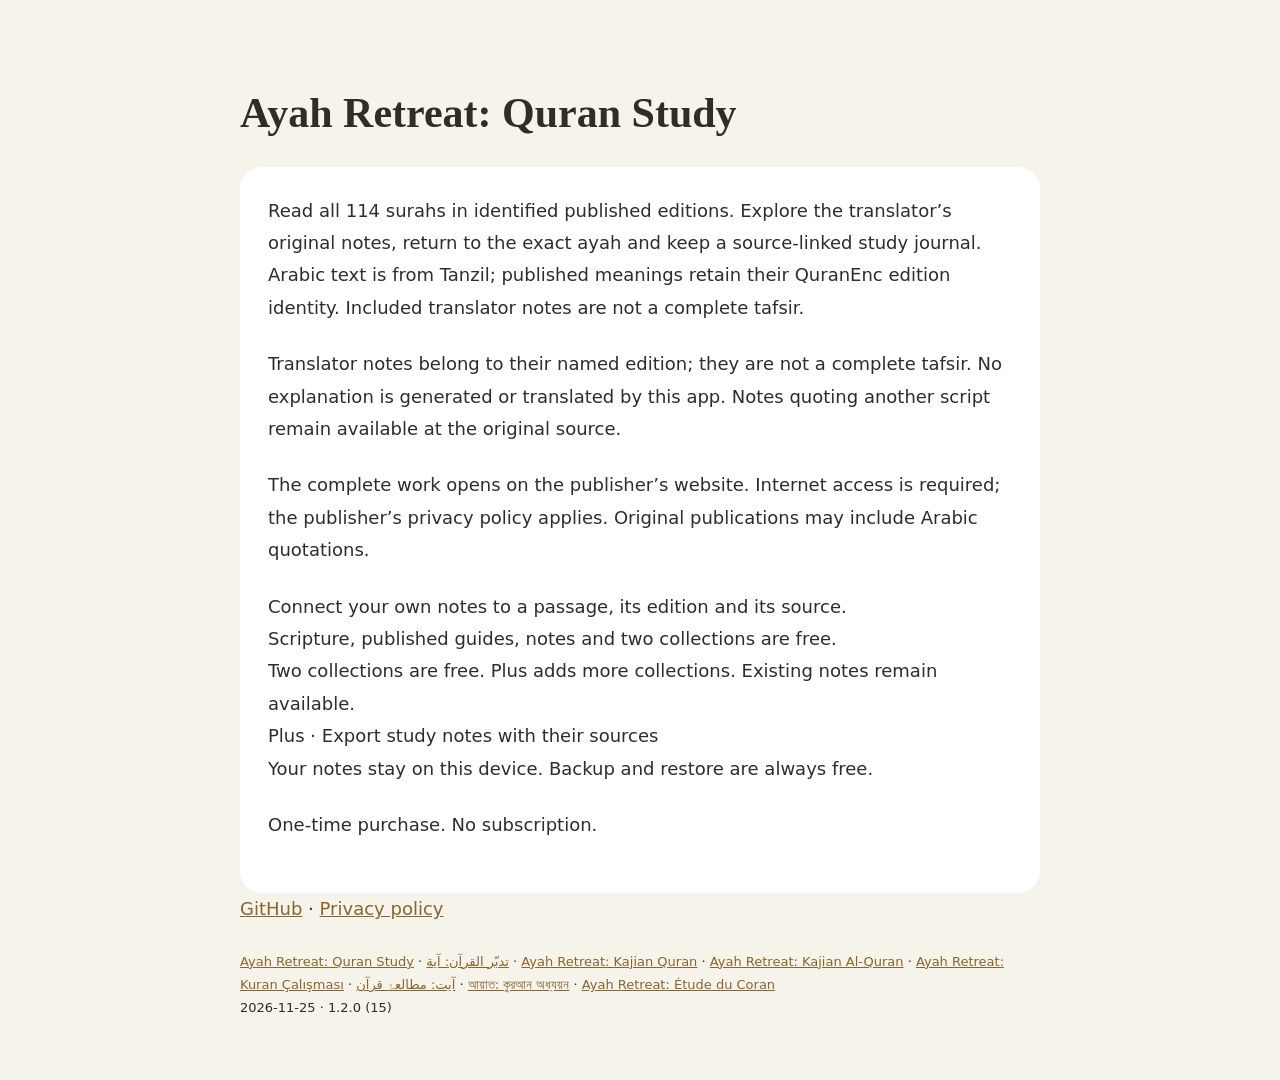
<file: index.html>
<!doctype html><html lang="en"><head><meta charset="utf-8"><meta name="viewport" content="width=device-width,initial-scale=1"><title>Ayah Retreat: Quran Study</title><style>body{margin:0;background:#f6f3eb;color:#302c28;font:18px/1.8 system-ui}main{max-width:800px;margin:auto;padding:60px 24px}h1{font-family:Georgia,serif;line-height:1.2;font-size:42px}nav,footer{font-size:13px}a{color:#876432}section{background:white;padding:28px;border-radius:22px}p{margin:0 0 24px}</style></head><body><main><h1>Ayah Retreat: Quran Study</h1><section><p>Read all 114 surahs in identified published editions. Explore the translator’s original notes, return to the exact ayah and keep a source-linked study journal. Arabic text is from Tanzil; published meanings retain their QuranEnc edition identity. Included translator notes are not a complete tafsir.</p><p>Translator notes belong to their named edition; they are not a complete tafsir. No explanation is generated or translated by this app. Notes quoting another script remain available at the original source.</p><p>The complete work opens on the publisher’s website. Internet access is required; the publisher’s privacy policy applies. Original publications may include Arabic quotations.</p><p>Connect your own notes to a passage, its edition and its source.<br>Scripture, published guides, notes and two collections are free.<br>Two collections are free. Plus adds more collections. Existing notes remain available.<br>Plus · Export study notes with their sources<br>Your notes stay on this device. Backup and restore are always free.</p><p>One-time purchase. No subscription.</p></section><p><a href="https://github.com/wanwanyahoo/ayah-retreat-support/issues/new">GitHub</a> · <a href="privacy.html">Privacy policy</a></p><nav><a href="index.html">Ayah Retreat: Quran Study</a> · <a href="support-ar-SA.html">تدبّر القرآن: آية</a> · <a href="support-id.html">Ayah Retreat: Kajian Quran</a> · <a href="support-ms.html">Ayah Retreat: Kajian Al-Quran</a> · <a href="support-tr.html">Ayah Retreat: Kuran Çalışması</a> · <a href="support-ur-PK.html">آیت: مطالعۂ قرآن</a> · <a href="support-bn-BD.html">আয়াত: কুরআন অধ্যয়ন</a> · <a href="support-fr-FR.html">Ayah Retreat: Étude du Coran</a></nav><footer>2026-11-25 · 1.2.0 (15)</footer></main></body></html>
</file>
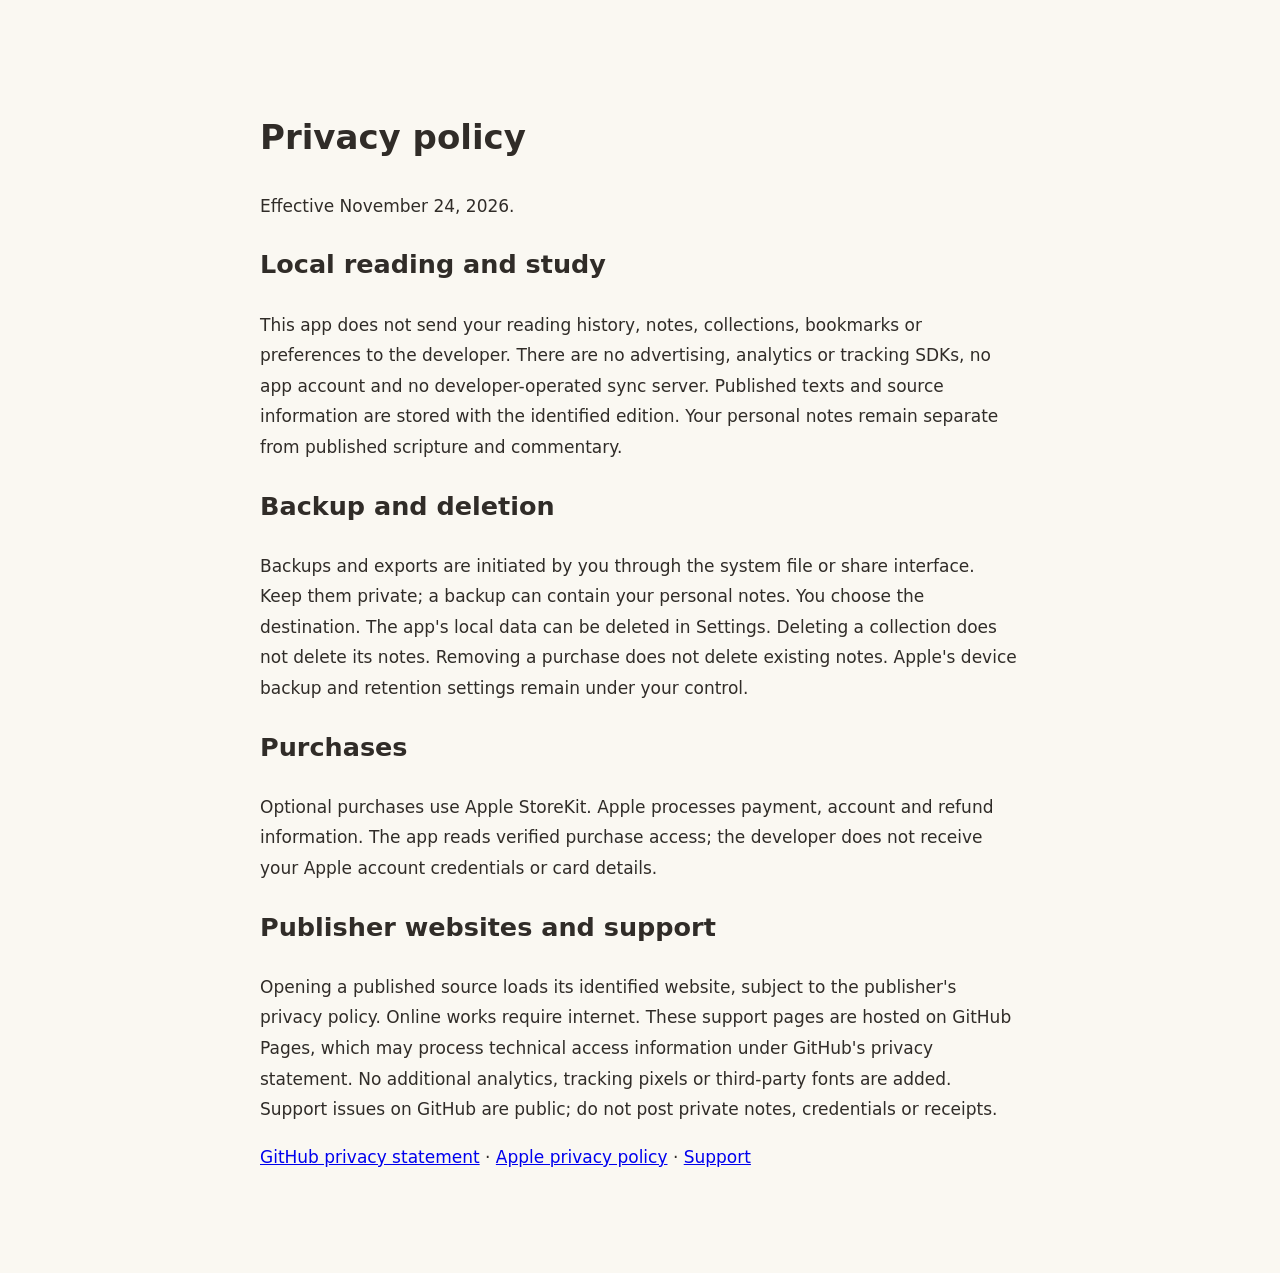
<file: privacy.html>
<!doctype html><html lang="en"><meta charset="utf-8"><meta name="viewport" content="width=device-width,initial-scale=1"><title>Privacy policy</title><style>body{max-width:760px;margin:60px auto;padding:24px;font:17px/1.8 system-ui;background:#faf8f2;color:#302c28}</style><h1>Privacy policy</h1><p>Effective November 24, 2026.</p><h2>Local reading and study</h2><p>This app does not send your reading history, notes, collections, bookmarks or preferences to the developer. There are no advertising, analytics or tracking SDKs, no app account and no developer-operated sync server. Published texts and source information are stored with the identified edition. Your personal notes remain separate from published scripture and commentary.</p><h2>Backup and deletion</h2><p>Backups and exports are initiated by you through the system file or share interface. Keep them private; a backup can contain your personal notes. You choose the destination. The app's local data can be deleted in Settings. Deleting a collection does not delete its notes. Removing a purchase does not delete existing notes. Apple's device backup and retention settings remain under your control.</p><h2>Purchases</h2><p>Optional purchases use Apple StoreKit. Apple processes payment, account and refund information. The app reads verified purchase access; the developer does not receive your Apple account credentials or card details.</p><h2>Publisher websites and support</h2><p>Opening a published source loads its identified website, subject to the publisher's privacy policy. Online works require internet. These support pages are hosted on GitHub Pages, which may process technical access information under GitHub's privacy statement. No additional analytics, tracking pixels or third-party fonts are added. Support issues on GitHub are public; do not post private notes, credentials or receipts.</p><p><a href="https://docs.github.com/en/site-policy/privacy-policies/github-general-privacy-statement">GitHub privacy statement</a> · <a href="https://www.apple.com/legal/privacy/">Apple privacy policy</a> · <a href="index.html">Support</a></p></html>
</file>
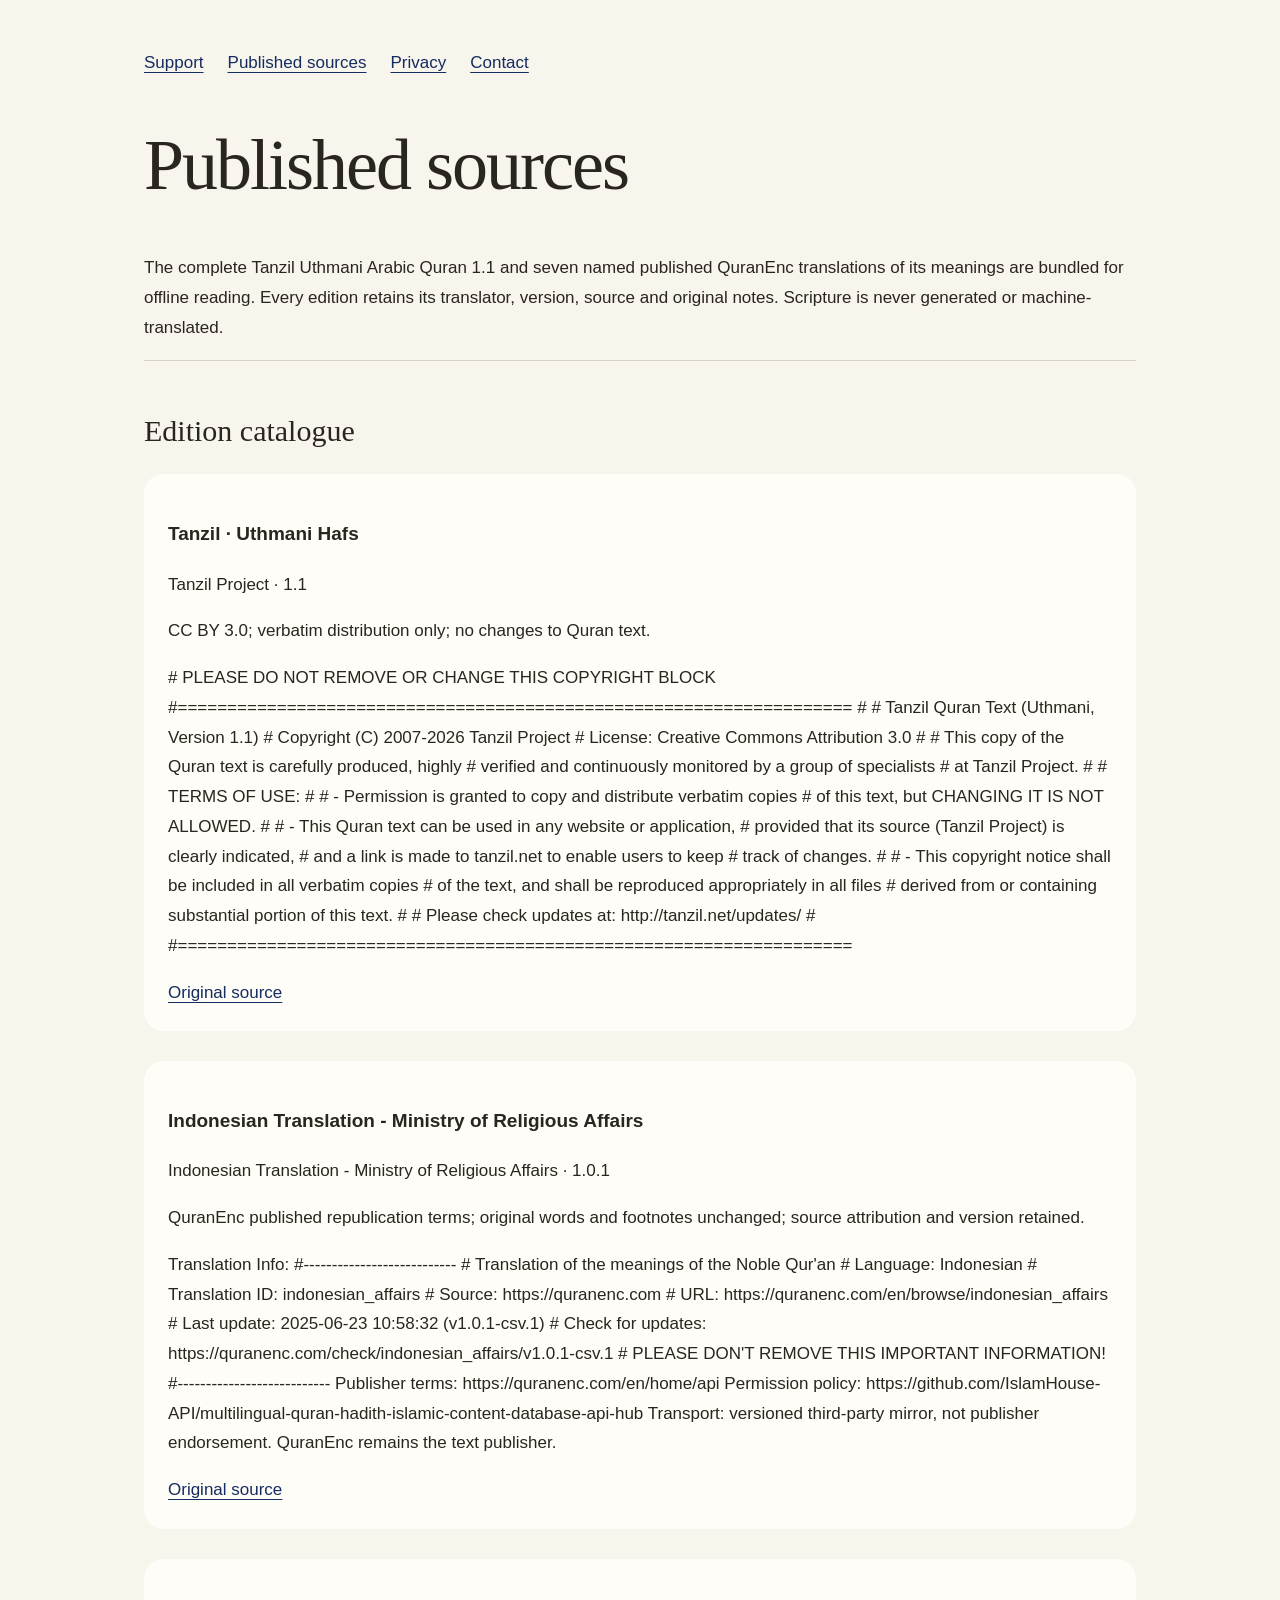
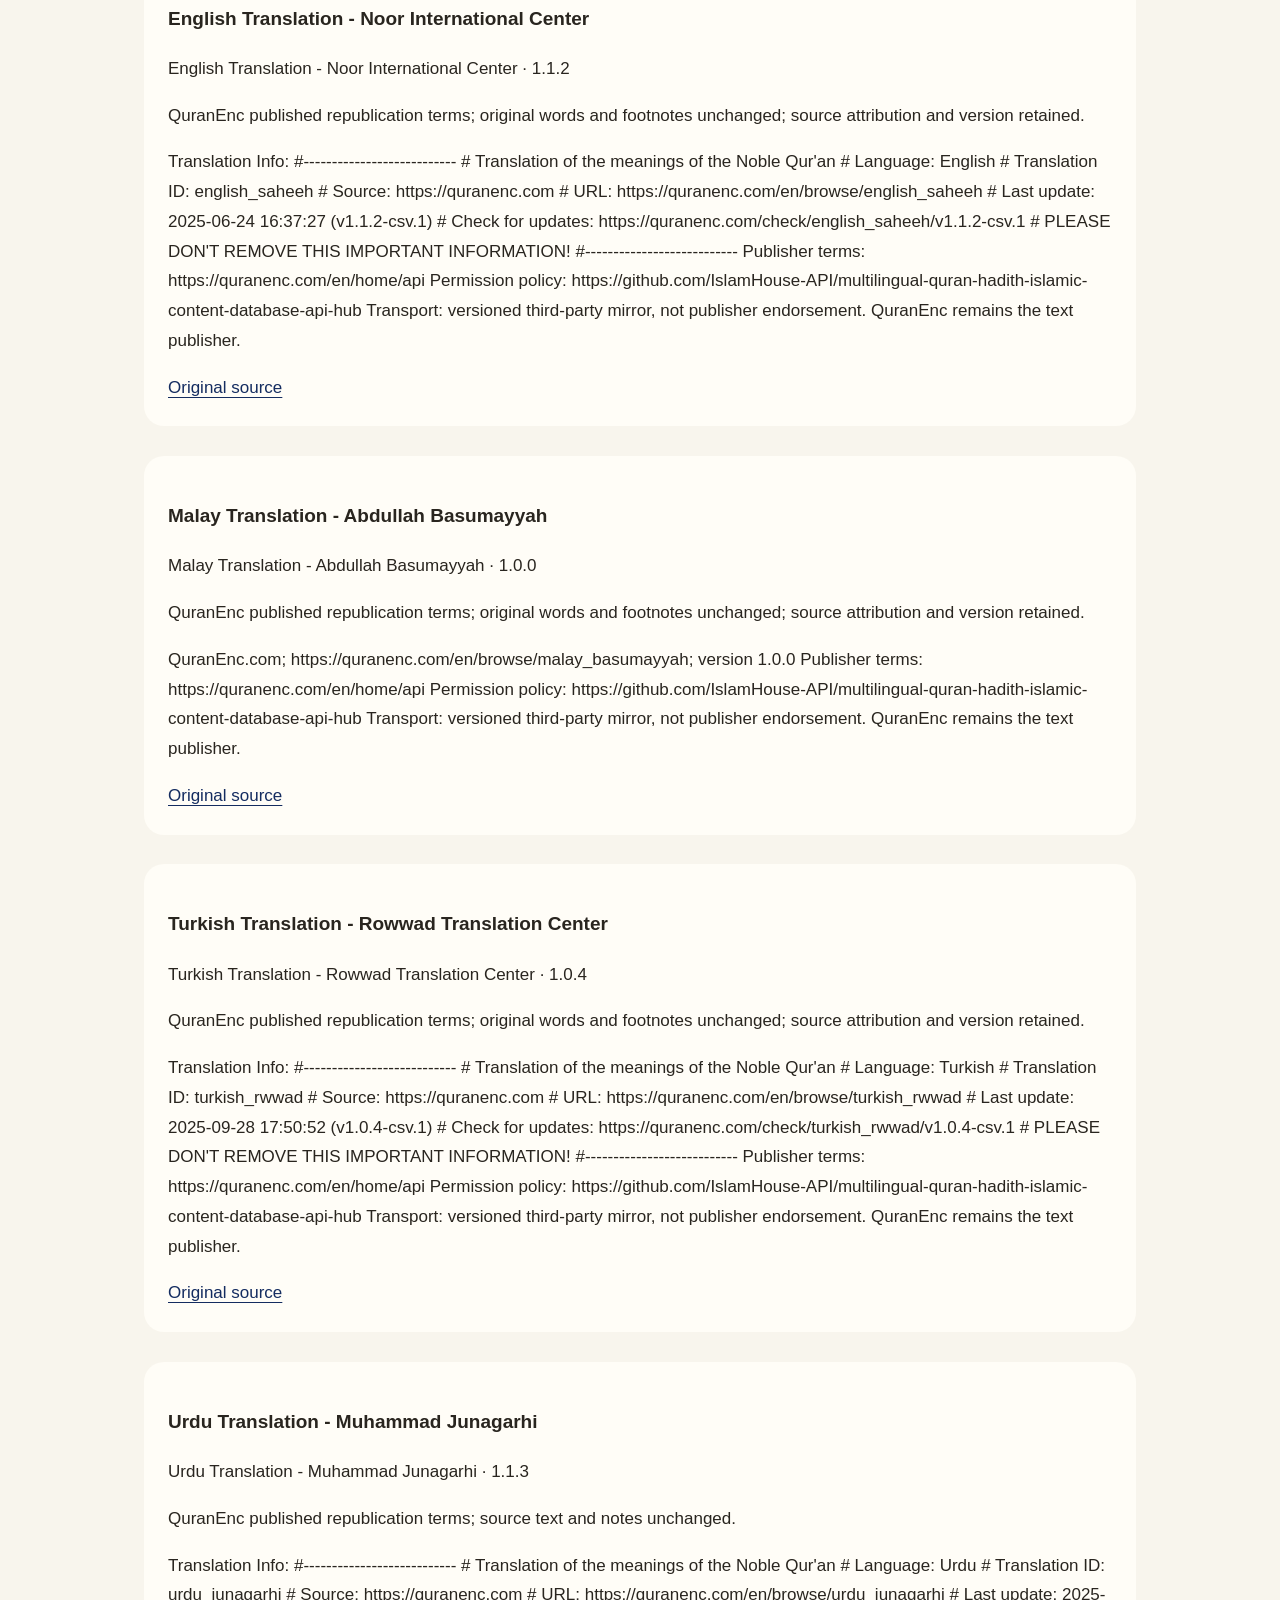
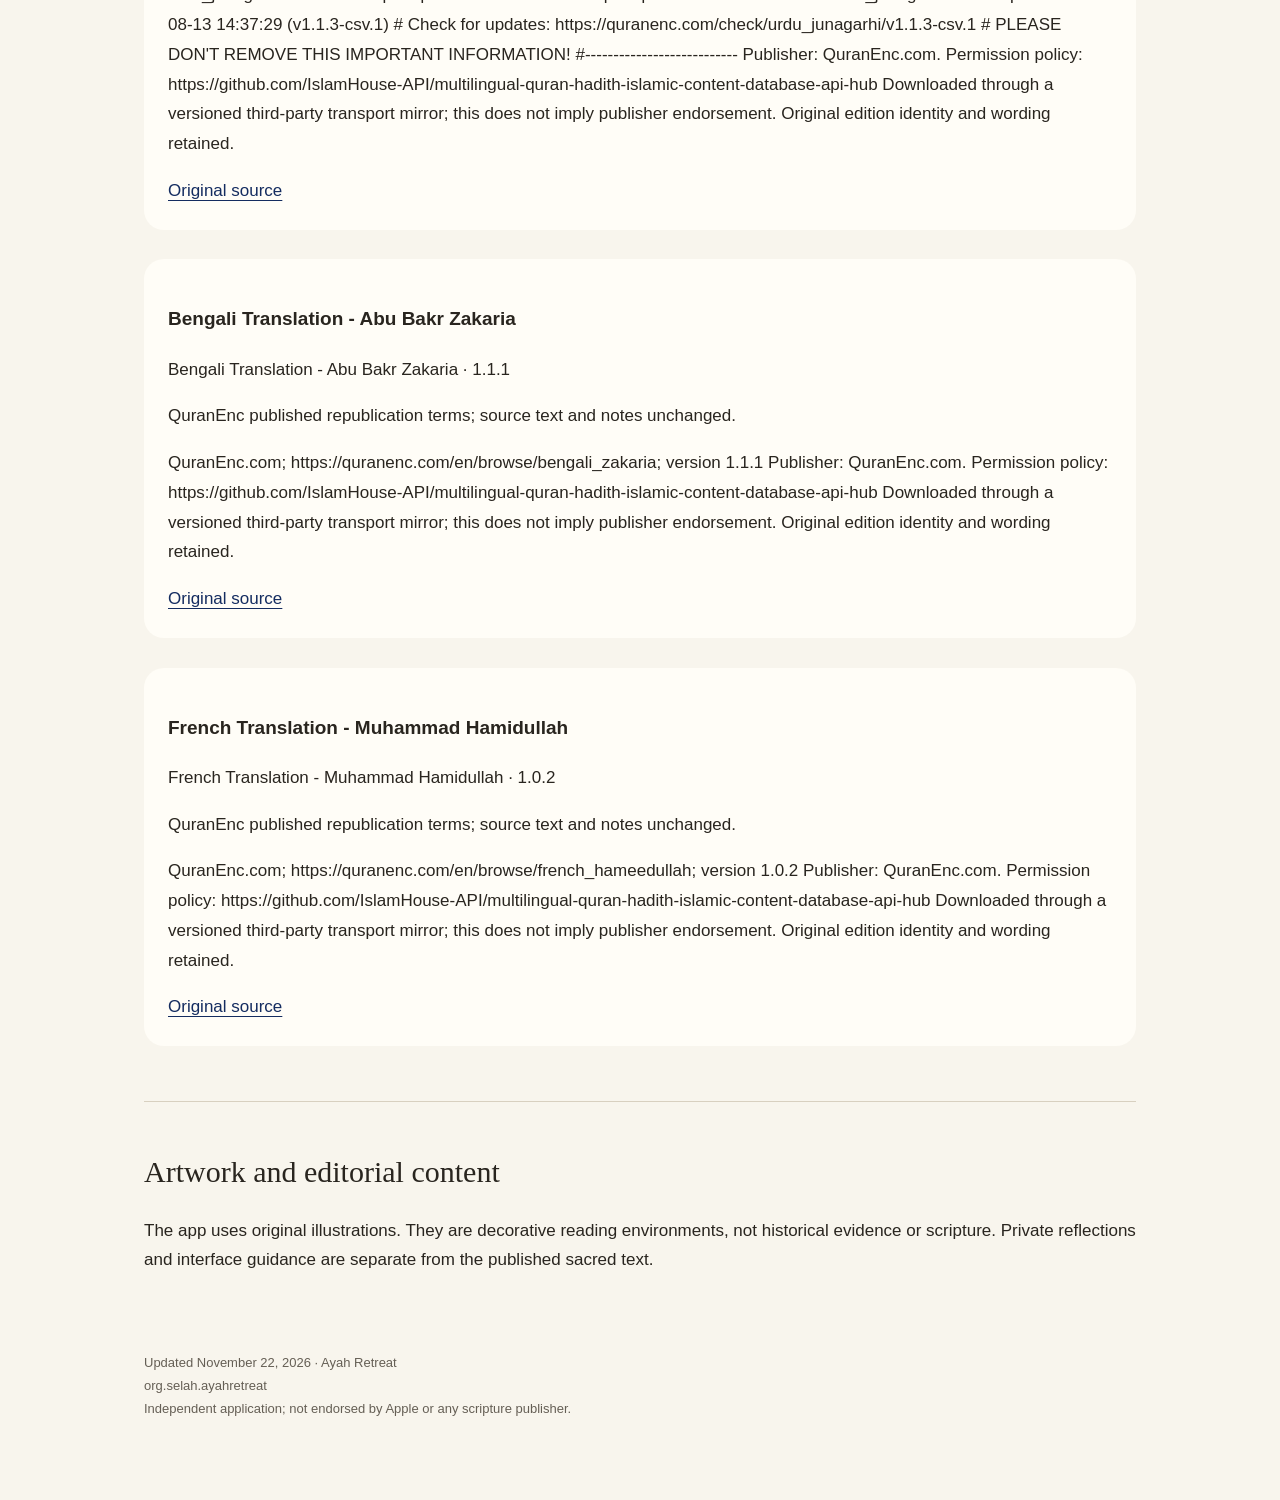
<file: sources.html>
<!doctype html><html lang="en"><head><meta charset="utf-8"><meta name="viewport" content="width=device-width,initial-scale=1"><title>Sources — Ayah Retreat</title><meta name="description" content="Quran reading, dhikr and room for an intention."><link rel="stylesheet" href="style.css"></head><body><main><nav><a href="index.html">Support</a><a href="sources.html">Published sources</a><a href="privacy.html">Privacy</a><a href="https://github.com/wanwanyahoo/ayah-retreat-support/issues/new">Contact</a></nav><h1>Published sources</h1><p>The complete Tanzil Uthmani Arabic Quran 1.1 and seven named published QuranEnc translations of its meanings are bundled for offline reading. Every edition retains its translator, version, source and original notes. Scripture is never generated or machine-translated.</p><section><h2>Edition catalogue</h2><article><h3>Tanzil · Uthmani Hafs</h3><p>Tanzil Project · 1.1</p><p>CC BY 3.0; verbatim distribution only; no changes to Quran text.</p><p># PLEASE DO NOT REMOVE OR CHANGE THIS COPYRIGHT BLOCK
#====================================================================
#
#  Tanzil Quran Text (Uthmani, Version 1.1)
#  Copyright (C) 2007-2026 Tanzil Project
#  License: Creative Commons Attribution 3.0
#
#  This copy of the Quran text is carefully produced, highly 
#  verified and continuously monitored by a group of specialists 
#  at Tanzil Project.
#
#  TERMS OF USE:
#
#  - Permission is granted to copy and distribute verbatim copies 
#    of this text, but CHANGING IT IS NOT ALLOWED.
#
#  - This Quran text can be used in any website or application, 
#    provided that its source (Tanzil Project) is clearly indicated, 
#    and a link is made to tanzil.net to enable users to keep
#    track of changes.
#
#  - This copyright notice shall be included in all verbatim copies 
#    of the text, and shall be reproduced appropriately in all files 
#    derived from or containing substantial portion of this text.
#
#  Please check updates at: http://tanzil.net/updates/
#
#====================================================================
</p><a href="https://tanzil.net/">Original source</a></article><br><article><h3>Indonesian Translation - Ministry of Religious Affairs</h3><p>Indonesian Translation - Ministry of Religious Affairs · 1.0.1</p><p>QuranEnc published republication terms; original words and footnotes unchanged; source attribution and version retained.</p><p>Translation Info:
#---------------------------
# Translation of the meanings of the Noble Qur&#x27;an
# Language: Indonesian
# Translation ID: indonesian_affairs
# Source: https://quranenc.com
# URL: https://quranenc.com/en/browse/indonesian_affairs
# Last update: 2025-06-23 10:58:32 (v1.0.1-csv.1)
# Check for updates: https://quranenc.com/check/indonesian_affairs/v1.0.1-csv.1
# PLEASE DON&#x27;T REMOVE THIS IMPORTANT INFORMATION!
#---------------------------    
Publisher terms: https://quranenc.com/en/home/api
Permission policy: https://github.com/IslamHouse-API/multilingual-quran-hadith-islamic-content-database-api-hub
Transport: versioned third-party mirror, not publisher endorsement. QuranEnc remains the text publisher.</p><a href="https://quranenc.com/en/browse/indonesian_affairs">Original source</a></article><br><article><h3>English Translation - Noor International Center</h3><p>English Translation - Noor International Center · 1.1.2</p><p>QuranEnc published republication terms; original words and footnotes unchanged; source attribution and version retained.</p><p>Translation Info:
#---------------------------
# Translation of the meanings of the Noble Qur&#x27;an
# Language: English
# Translation ID: english_saheeh
# Source: https://quranenc.com
# URL: https://quranenc.com/en/browse/english_saheeh
# Last update: 2025-06-24 16:37:27 (v1.1.2-csv.1)
# Check for updates: https://quranenc.com/check/english_saheeh/v1.1.2-csv.1
# PLEASE DON&#x27;T REMOVE THIS IMPORTANT INFORMATION!
#---------------------------    
Publisher terms: https://quranenc.com/en/home/api
Permission policy: https://github.com/IslamHouse-API/multilingual-quran-hadith-islamic-content-database-api-hub
Transport: versioned third-party mirror, not publisher endorsement. QuranEnc remains the text publisher.</p><a href="https://quranenc.com/en/browse/english_saheeh">Original source</a></article><br><article><h3>Malay Translation - Abdullah Basumayyah</h3><p>Malay Translation - Abdullah Basumayyah · 1.0.0</p><p>QuranEnc published republication terms; original words and footnotes unchanged; source attribution and version retained.</p><p>QuranEnc.com; https://quranenc.com/en/browse/malay_basumayyah; version 1.0.0
Publisher terms: https://quranenc.com/en/home/api
Permission policy: https://github.com/IslamHouse-API/multilingual-quran-hadith-islamic-content-database-api-hub
Transport: versioned third-party mirror, not publisher endorsement. QuranEnc remains the text publisher.</p><a href="https://quranenc.com/en/browse/malay_basumayyah">Original source</a></article><br><article><h3>Turkish Translation - Rowwad Translation Center</h3><p>Turkish Translation - Rowwad Translation Center · 1.0.4</p><p>QuranEnc published republication terms; original words and footnotes unchanged; source attribution and version retained.</p><p>Translation Info:
#---------------------------
# Translation of the meanings of the Noble Qur&#x27;an
# Language: Turkish
# Translation ID: turkish_rwwad
# Source: https://quranenc.com
# URL: https://quranenc.com/en/browse/turkish_rwwad
# Last update: 2025-09-28 17:50:52 (v1.0.4-csv.1)
# Check for updates: https://quranenc.com/check/turkish_rwwad/v1.0.4-csv.1
# PLEASE DON&#x27;T REMOVE THIS IMPORTANT INFORMATION!
#---------------------------    
Publisher terms: https://quranenc.com/en/home/api
Permission policy: https://github.com/IslamHouse-API/multilingual-quran-hadith-islamic-content-database-api-hub
Transport: versioned third-party mirror, not publisher endorsement. QuranEnc remains the text publisher.</p><a href="https://quranenc.com/en/browse/turkish_rwwad">Original source</a></article><br><article><h3>Urdu Translation - Muhammad Junagarhi</h3><p>Urdu Translation - Muhammad Junagarhi · 1.1.3</p><p>QuranEnc published republication terms; source text and notes unchanged.</p><p>Translation Info:
#---------------------------
# Translation of the meanings of the Noble Qur&#x27;an
# Language: Urdu
# Translation ID: urdu_junagarhi
# Source: https://quranenc.com
# URL: https://quranenc.com/en/browse/urdu_junagarhi
# Last update: 2025-08-13 14:37:29 (v1.1.3-csv.1)
# Check for updates: https://quranenc.com/check/urdu_junagarhi/v1.1.3-csv.1
# PLEASE DON&#x27;T REMOVE THIS IMPORTANT INFORMATION!
#---------------------------    
Publisher: QuranEnc.com. Permission policy: https://github.com/IslamHouse-API/multilingual-quran-hadith-islamic-content-database-api-hub
Downloaded through a versioned third-party transport mirror; this does not imply publisher endorsement. Original edition identity and wording retained.</p><a href="https://quranenc.com/en/browse/urdu_junagarhi">Original source</a></article><br><article><h3>Bengali Translation - Abu Bakr Zakaria</h3><p>Bengali Translation - Abu Bakr Zakaria · 1.1.1</p><p>QuranEnc published republication terms; source text and notes unchanged.</p><p>QuranEnc.com; https://quranenc.com/en/browse/bengali_zakaria; version 1.1.1
Publisher: QuranEnc.com. Permission policy: https://github.com/IslamHouse-API/multilingual-quran-hadith-islamic-content-database-api-hub
Downloaded through a versioned third-party transport mirror; this does not imply publisher endorsement. Original edition identity and wording retained.</p><a href="https://quranenc.com/en/browse/bengali_zakaria">Original source</a></article><br><article><h3>French Translation - Muhammad Hamidullah</h3><p>French Translation - Muhammad Hamidullah · 1.0.2</p><p>QuranEnc published republication terms; source text and notes unchanged.</p><p>QuranEnc.com; https://quranenc.com/en/browse/french_hameedullah; version 1.0.2
Publisher: QuranEnc.com. Permission policy: https://github.com/IslamHouse-API/multilingual-quran-hadith-islamic-content-database-api-hub
Downloaded through a versioned third-party transport mirror; this does not imply publisher endorsement. Original edition identity and wording retained.</p><a href="https://quranenc.com/en/browse/french_hameedullah">Original source</a></article><br></section><section><h2>Artwork and editorial content</h2><p>The app uses original illustrations. They are decorative reading environments, not historical evidence or scripture. Private reflections and interface guidance are separate from the published sacred text.</p></section><footer>Updated November 22, 2026 · Ayah Retreat<br>org.selah.ayahretreat<br>Independent application; not endorsed by Apple or any scripture publisher.</footer></main></body></html>
</file>
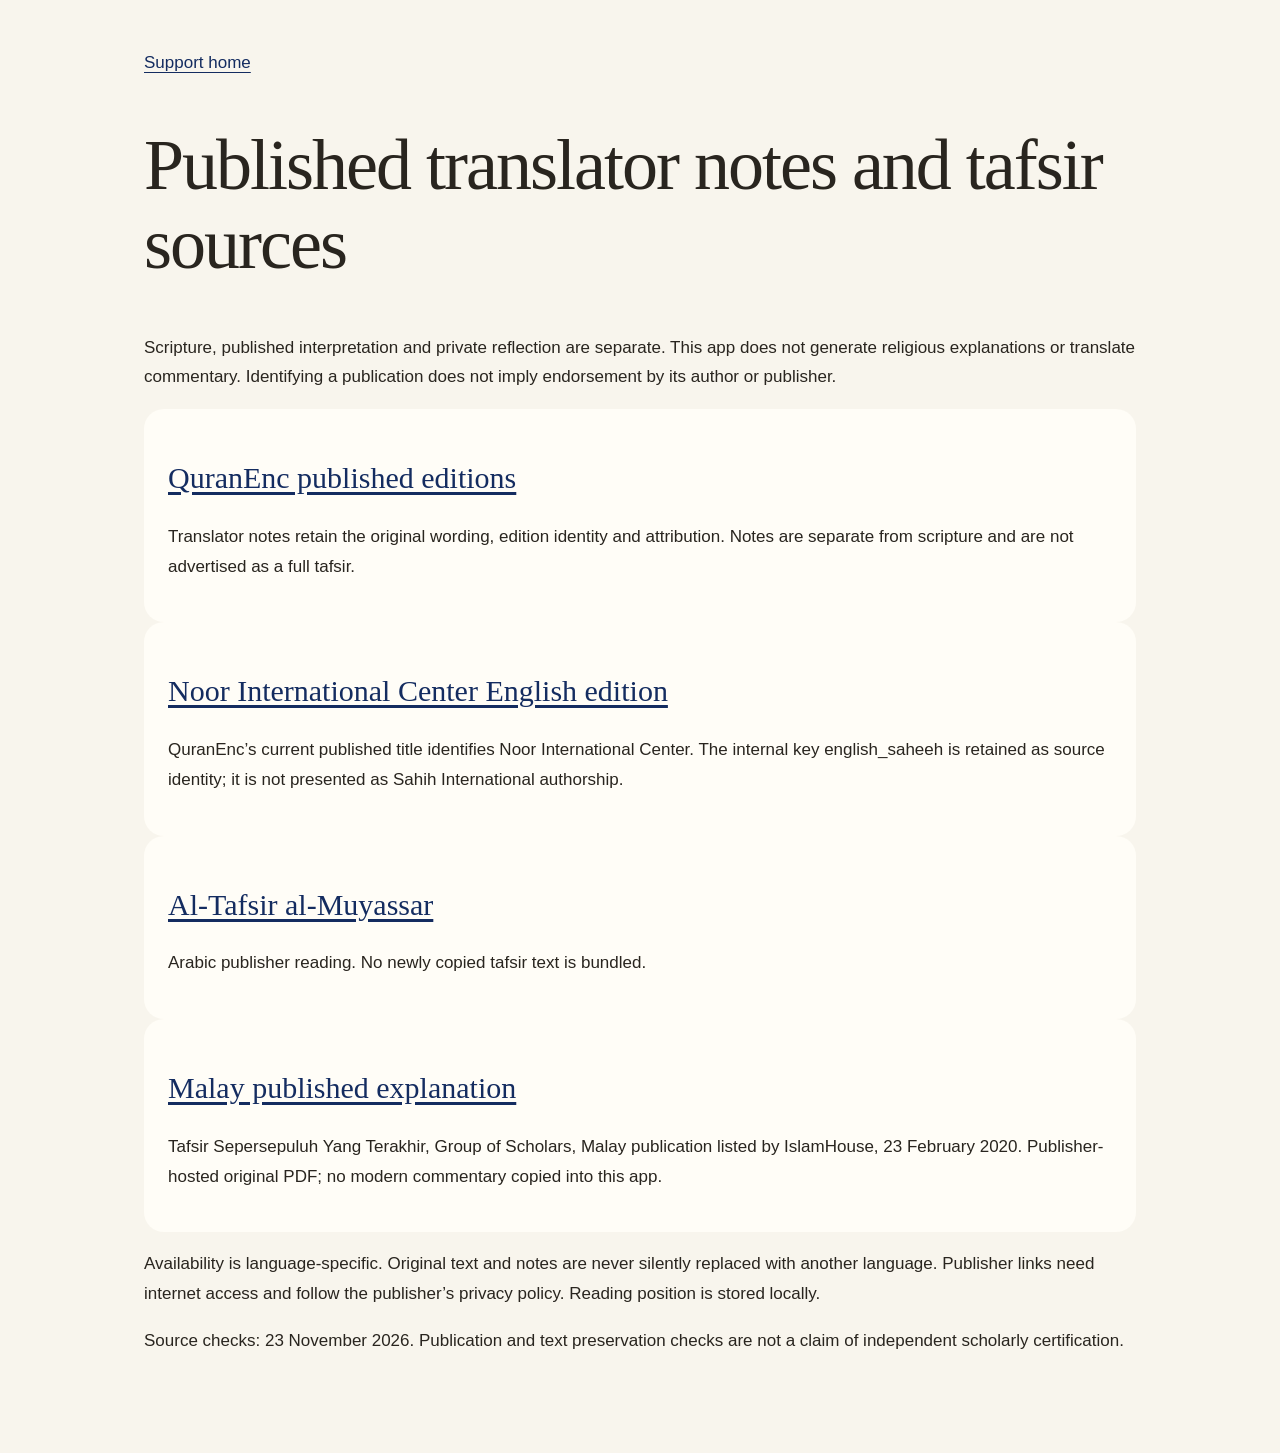
<file: study-sources.html>
<!doctype html><html lang="en"><meta charset="utf-8"><meta name="viewport" content="width=device-width,initial-scale=1"><title>Ayah Retreat — study sources</title><link rel="stylesheet" href="style.css"><main><a href="index.html">Support home</a><h1>Published translator notes and tafsir sources</h1><p>Scripture, published interpretation and private reflection are separate. This app does not generate religious explanations or translate commentary. Identifying a publication does not imply endorsement by its author or publisher.</p><article><h2><a href="https://quranenc.com/en/home/api">QuranEnc published editions</a></h2><p>Translator notes retain the original wording, edition identity and attribution. Notes are separate from scripture and are not advertised as a full tafsir.</p></article><article><h2><a href="https://quranenc.com/en/browse/english_saheeh">Noor International Center English edition</a></h2><p>QuranEnc’s current published title identifies Noor International Center. The internal key english_saheeh is retained as source identity; it is not presented as Sahih International authorship.</p></article><article><h2><a href="https://quranenc.com/ar/browse/arabic_moyassar/">Al-Tafsir al-Muyassar</a></h2><p>Arabic publisher reading. No newly copied tafsir text is bundled.</p></article><article><h2><a href="https://d1.islamhouse.com/data/ms/ih_books/single/ms-last-tenth-melayu.pdf">Malay published explanation</a></h2><p>Tafsir Sepersepuluh Yang Terakhir, Group of Scholars, Malay publication listed by IslamHouse, 23 February 2020. Publisher-hosted original PDF; no modern commentary copied into this app.</p></article><p>Availability is language-specific. Original text and notes are never silently replaced with another language. Publisher links need internet access and follow the publisher’s privacy policy. Reading position is stored locally.</p><p>Source checks: 23 November 2026. Publication and text preservation checks are not a claim of independent scholarly certification.</p></main></html>
</file>
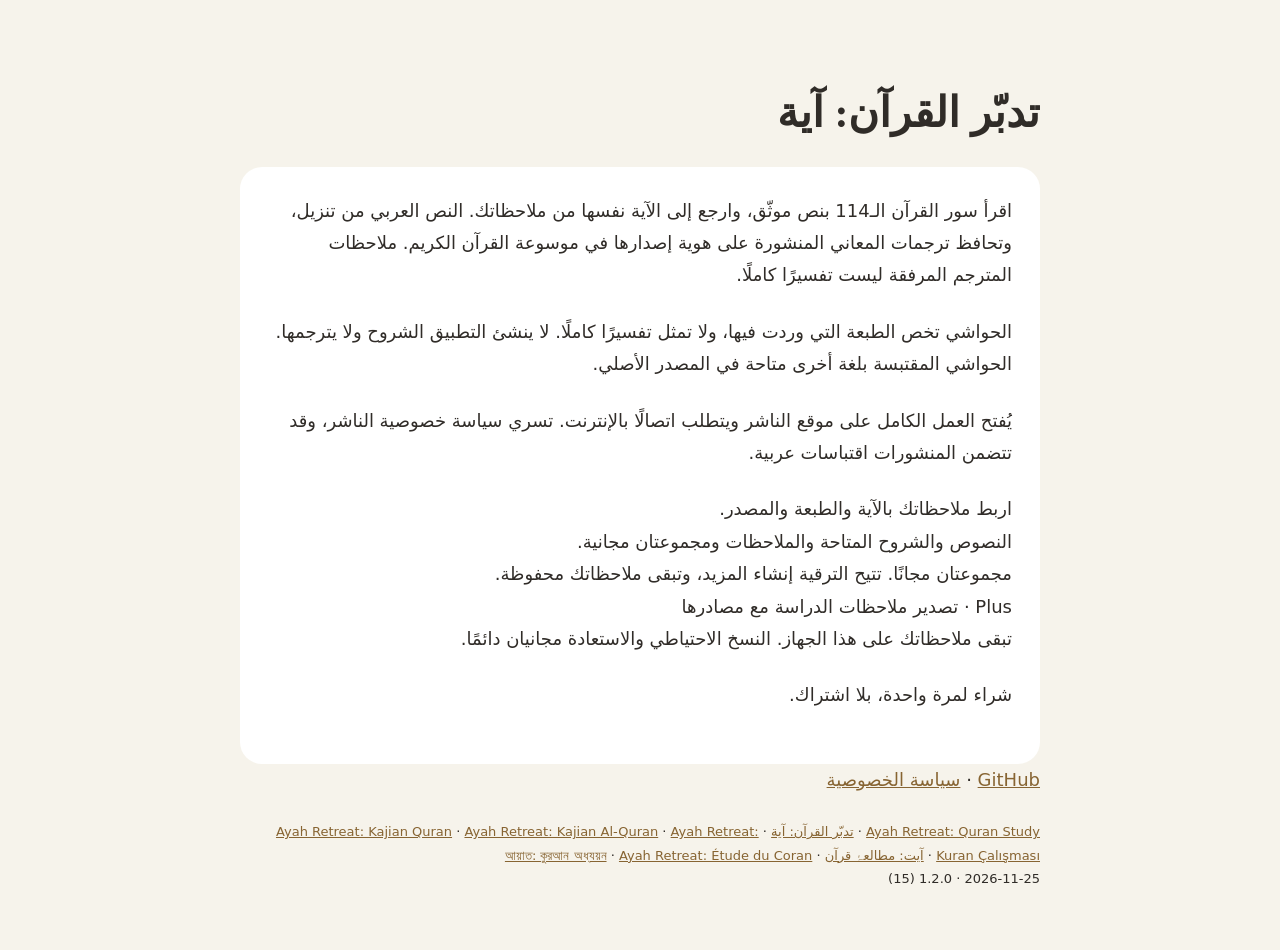
<file: support-ar-SA.html>
<!doctype html><html lang="ar" dir="rtl"><head><meta charset="utf-8"><meta name="viewport" content="width=device-width,initial-scale=1"><title>تدبّر القرآن: آية</title><style>body{margin:0;background:#f6f3eb;color:#302c28;font:18px/1.8 system-ui}main{max-width:800px;margin:auto;padding:60px 24px}h1{font-family:Georgia,serif;line-height:1.2;font-size:42px}nav,footer{font-size:13px}a{color:#876432}section{background:white;padding:28px;border-radius:22px}p{margin:0 0 24px}</style></head><body><main><h1>تدبّر القرآن: آية</h1><section><p>اقرأ سور القرآن الـ114 بنص موثّق، وارجع إلى الآية نفسها من ملاحظاتك. النص العربي من تنزيل، وتحافظ ترجمات المعاني المنشورة على هوية إصدارها في موسوعة القرآن الكريم. ملاحظات المترجم المرفقة ليست تفسيرًا كاملًا.</p><p>الحواشي تخص الطبعة التي وردت فيها، ولا تمثل تفسيرًا كاملًا. لا ينشئ التطبيق الشروح ولا يترجمها. الحواشي المقتبسة بلغة أخرى متاحة في المصدر الأصلي.</p><p>يُفتح العمل الكامل على موقع الناشر ويتطلب اتصالًا بالإنترنت. تسري سياسة خصوصية الناشر، وقد تتضمن المنشورات اقتباسات عربية.</p><p>اربط ملاحظاتك بالآية والطبعة والمصدر.<br>النصوص والشروح المتاحة والملاحظات ومجموعتان مجانية.<br>مجموعتان مجانًا. تتيح الترقية إنشاء المزيد، وتبقى ملاحظاتك محفوظة.<br>Plus · تصدير ملاحظات الدراسة مع مصادرها<br>تبقى ملاحظاتك على هذا الجهاز. النسخ الاحتياطي والاستعادة مجانيان دائمًا.</p><p>شراء لمرة واحدة، بلا اشتراك.</p></section><p><a href="https://github.com/wanwanyahoo/ayah-retreat-support/issues/new">GitHub</a> · <a href="privacy.html">سياسة الخصوصية</a></p><nav><a href="index.html">Ayah Retreat: Quran Study</a> · <a href="support-ar-SA.html">تدبّر القرآن: آية</a> · <a href="support-id.html">Ayah Retreat: Kajian Quran</a> · <a href="support-ms.html">Ayah Retreat: Kajian Al-Quran</a> · <a href="support-tr.html">Ayah Retreat: Kuran Çalışması</a> · <a href="support-ur-PK.html">آیت: مطالعۂ قرآن</a> · <a href="support-bn-BD.html">আয়াত: কুরআন অধ্যয়ন</a> · <a href="support-fr-FR.html">Ayah Retreat: Étude du Coran</a></nav><footer>2026-11-25 · 1.2.0 (15)</footer></main></body></html>
</file>
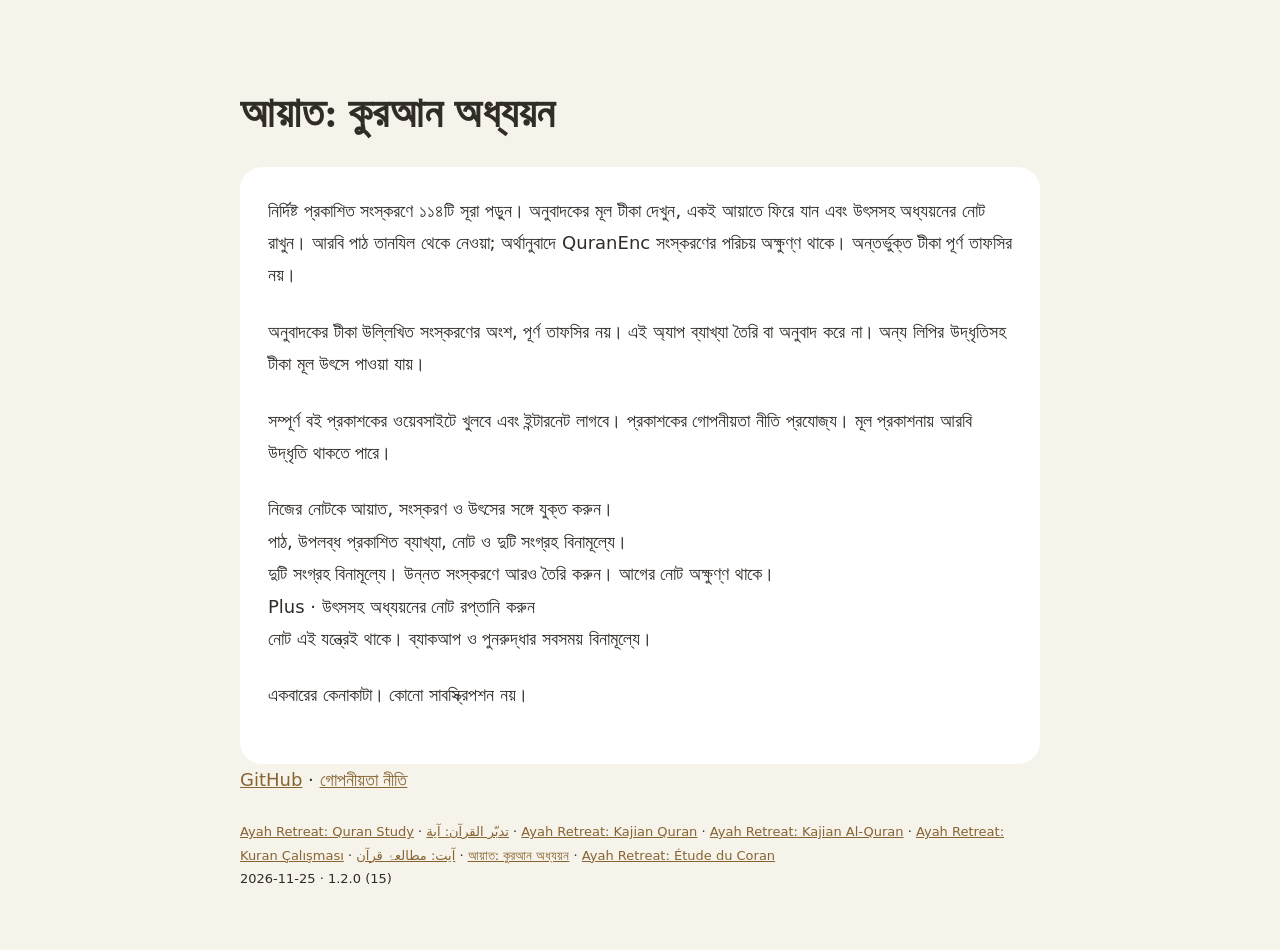
<file: support-bn-BD.html>
<!doctype html><html lang="bn"><head><meta charset="utf-8"><meta name="viewport" content="width=device-width,initial-scale=1"><title>আয়াত: কুরআন অধ্যয়ন</title><style>body{margin:0;background:#f6f3eb;color:#302c28;font:18px/1.8 system-ui}main{max-width:800px;margin:auto;padding:60px 24px}h1{font-family:Georgia,serif;line-height:1.2;font-size:42px}nav,footer{font-size:13px}a{color:#876432}section{background:white;padding:28px;border-radius:22px}p{margin:0 0 24px}</style></head><body><main><h1>আয়াত: কুরআন অধ্যয়ন</h1><section><p>নির্দিষ্ট প্রকাশিত সংস্করণে ১১৪টি সূরা পড়ুন। অনুবাদকের মূল টীকা দেখুন, একই আয়াতে ফিরে যান এবং উৎসসহ অধ্যয়নের নোট রাখুন। আরবি পাঠ তানযিল থেকে নেওয়া; অর্থানুবাদে QuranEnc সংস্করণের পরিচয় অক্ষুণ্ণ থাকে। অন্তর্ভুক্ত টীকা পূর্ণ তাফসির নয়।</p><p>অনুবাদকের টীকা উল্লিখিত সংস্করণের অংশ, পূর্ণ তাফসির নয়। এই অ্যাপ ব্যাখ্যা তৈরি বা অনুবাদ করে না। অন্য লিপির উদ্ধৃতিসহ টীকা মূল উৎসে পাওয়া যায়।</p><p>সম্পূর্ণ বই প্রকাশকের ওয়েবসাইটে খুলবে এবং ইন্টারনেট লাগবে। প্রকাশকের গোপনীয়তা নীতি প্রযোজ্য। মূল প্রকাশনায় আরবি উদ্ধৃতি থাকতে পারে।</p><p>নিজের নোটকে আয়াত, সংস্করণ ও উৎসের সঙ্গে যুক্ত করুন।<br>পাঠ, উপলব্ধ প্রকাশিত ব্যাখ্যা, নোট ও দুটি সংগ্রহ বিনামূল্যে।<br>দুটি সংগ্রহ বিনামূল্যে। উন্নত সংস্করণে আরও তৈরি করুন। আগের নোট অক্ষুণ্ণ থাকে।<br>Plus · উৎসসহ অধ্যয়নের নোট রপ্তানি করুন<br>নোট এই যন্ত্রেই থাকে। ব্যাকআপ ও পুনরুদ্ধার সবসময় বিনামূল্যে।</p><p>একবারের কেনাকাটা। কোনো সাবস্ক্রিপশন নয়।</p></section><p><a href="https://github.com/wanwanyahoo/ayah-retreat-support/issues/new">GitHub</a> · <a href="privacy.html">গোপনীয়তা নীতি</a></p><nav><a href="index.html">Ayah Retreat: Quran Study</a> · <a href="support-ar-SA.html">تدبّر القرآن: آية</a> · <a href="support-id.html">Ayah Retreat: Kajian Quran</a> · <a href="support-ms.html">Ayah Retreat: Kajian Al-Quran</a> · <a href="support-tr.html">Ayah Retreat: Kuran Çalışması</a> · <a href="support-ur-PK.html">آیت: مطالعۂ قرآن</a> · <a href="support-bn-BD.html">আয়াত: কুরআন অধ্যয়ন</a> · <a href="support-fr-FR.html">Ayah Retreat: Étude du Coran</a></nav><footer>2026-11-25 · 1.2.0 (15)</footer></main></body></html>
</file>
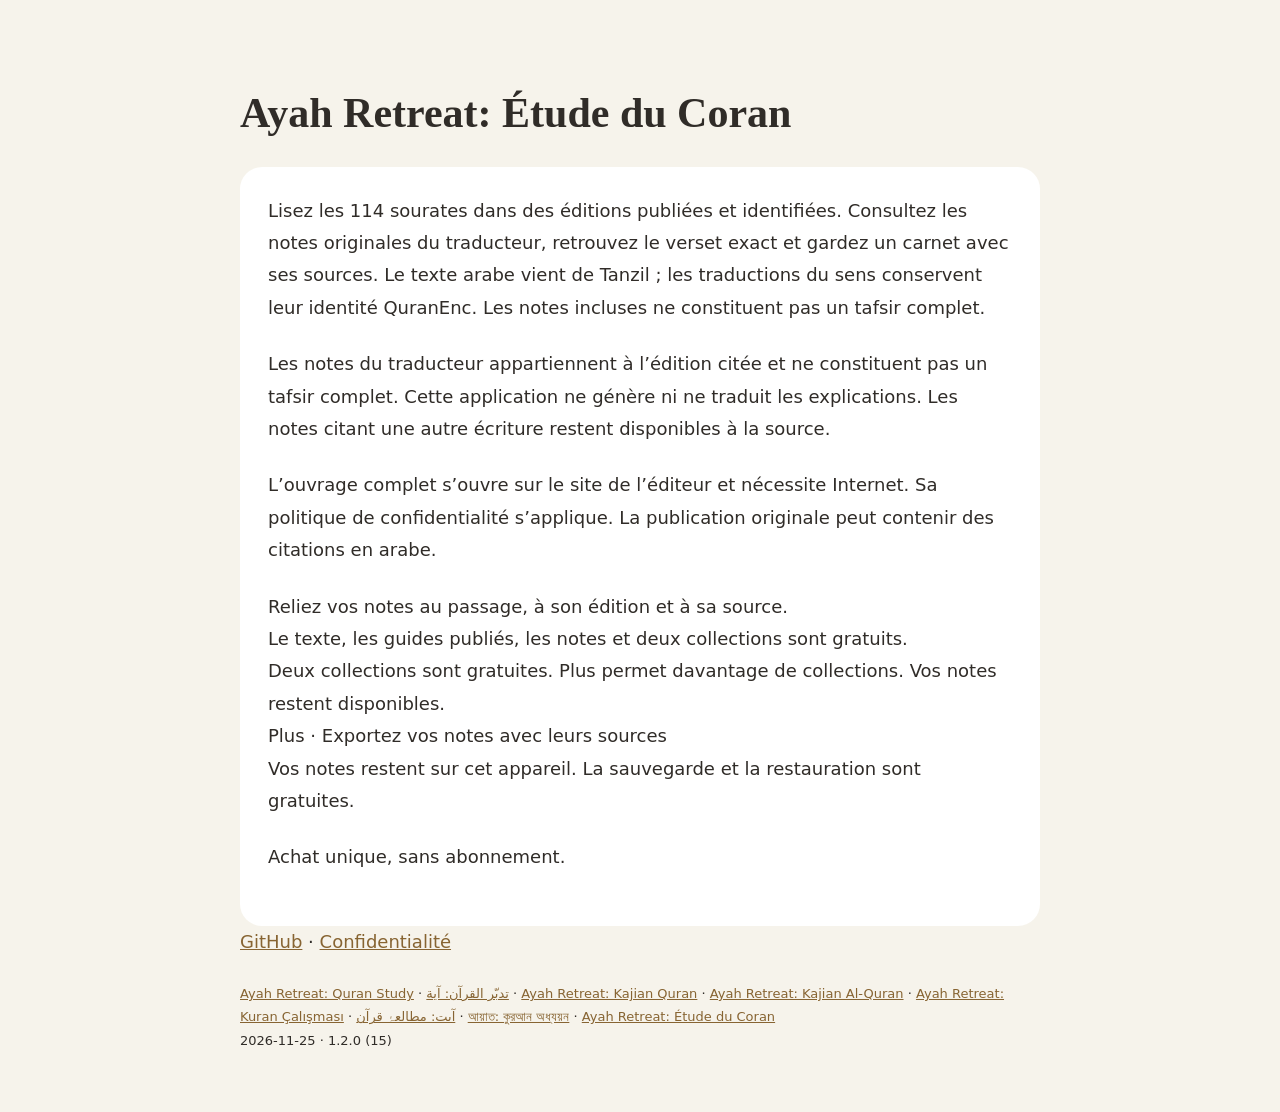
<file: support-fr-FR.html>
<!doctype html><html lang="fr"><head><meta charset="utf-8"><meta name="viewport" content="width=device-width,initial-scale=1"><title>Ayah Retreat: Étude du Coran</title><style>body{margin:0;background:#f6f3eb;color:#302c28;font:18px/1.8 system-ui}main{max-width:800px;margin:auto;padding:60px 24px}h1{font-family:Georgia,serif;line-height:1.2;font-size:42px}nav,footer{font-size:13px}a{color:#876432}section{background:white;padding:28px;border-radius:22px}p{margin:0 0 24px}</style></head><body><main><h1>Ayah Retreat: Étude du Coran</h1><section><p>Lisez les 114 sourates dans des éditions publiées et identifiées. Consultez les notes originales du traducteur, retrouvez le verset exact et gardez un carnet avec ses sources. Le texte arabe vient de Tanzil ; les traductions du sens conservent leur identité QuranEnc. Les notes incluses ne constituent pas un tafsir complet.</p><p>Les notes du traducteur appartiennent à l’édition citée et ne constituent pas un tafsir complet. Cette application ne génère ni ne traduit les explications. Les notes citant une autre écriture restent disponibles à la source.</p><p>L’ouvrage complet s’ouvre sur le site de l’éditeur et nécessite Internet. Sa politique de confidentialité s’applique. La publication originale peut contenir des citations en arabe.</p><p>Reliez vos notes au passage, à son édition et à sa source.<br>Le texte, les guides publiés, les notes et deux collections sont gratuits.<br>Deux collections sont gratuites. Plus permet davantage de collections. Vos notes restent disponibles.<br>Plus · Exportez vos notes avec leurs sources<br>Vos notes restent sur cet appareil. La sauvegarde et la restauration sont gratuites.</p><p>Achat unique, sans abonnement.</p></section><p><a href="https://github.com/wanwanyahoo/ayah-retreat-support/issues/new">GitHub</a> · <a href="privacy.html">Confidentialité</a></p><nav><a href="index.html">Ayah Retreat: Quran Study</a> · <a href="support-ar-SA.html">تدبّر القرآن: آية</a> · <a href="support-id.html">Ayah Retreat: Kajian Quran</a> · <a href="support-ms.html">Ayah Retreat: Kajian Al-Quran</a> · <a href="support-tr.html">Ayah Retreat: Kuran Çalışması</a> · <a href="support-ur-PK.html">آیت: مطالعۂ قرآن</a> · <a href="support-bn-BD.html">আয়াত: কুরআন অধ্যয়ন</a> · <a href="support-fr-FR.html">Ayah Retreat: Étude du Coran</a></nav><footer>2026-11-25 · 1.2.0 (15)</footer></main></body></html>
</file>
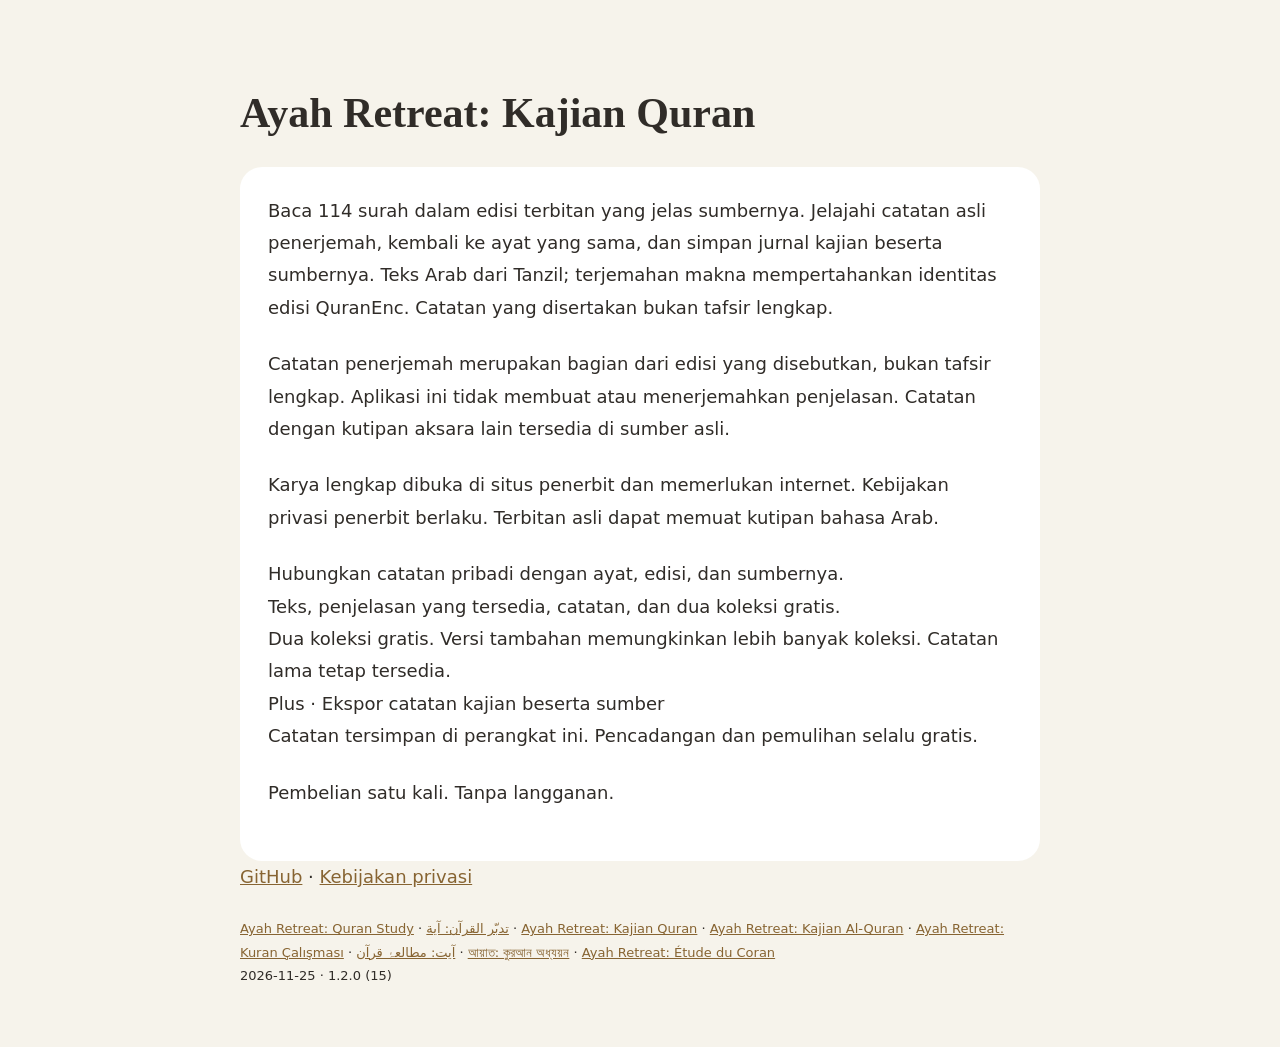
<file: support-id.html>
<!doctype html><html lang="id"><head><meta charset="utf-8"><meta name="viewport" content="width=device-width,initial-scale=1"><title>Ayah Retreat: Kajian Quran</title><style>body{margin:0;background:#f6f3eb;color:#302c28;font:18px/1.8 system-ui}main{max-width:800px;margin:auto;padding:60px 24px}h1{font-family:Georgia,serif;line-height:1.2;font-size:42px}nav,footer{font-size:13px}a{color:#876432}section{background:white;padding:28px;border-radius:22px}p{margin:0 0 24px}</style></head><body><main><h1>Ayah Retreat: Kajian Quran</h1><section><p>Baca 114 surah dalam edisi terbitan yang jelas sumbernya. Jelajahi catatan asli penerjemah, kembali ke ayat yang sama, dan simpan jurnal kajian beserta sumbernya. Teks Arab dari Tanzil; terjemahan makna mempertahankan identitas edisi QuranEnc. Catatan yang disertakan bukan tafsir lengkap.</p><p>Catatan penerjemah merupakan bagian dari edisi yang disebutkan, bukan tafsir lengkap. Aplikasi ini tidak membuat atau menerjemahkan penjelasan. Catatan dengan kutipan aksara lain tersedia di sumber asli.</p><p>Karya lengkap dibuka di situs penerbit dan memerlukan internet. Kebijakan privasi penerbit berlaku. Terbitan asli dapat memuat kutipan bahasa Arab.</p><p>Hubungkan catatan pribadi dengan ayat, edisi, dan sumbernya.<br>Teks, penjelasan yang tersedia, catatan, dan dua koleksi gratis.<br>Dua koleksi gratis. Versi tambahan memungkinkan lebih banyak koleksi. Catatan lama tetap tersedia.<br>Plus · Ekspor catatan kajian beserta sumber<br>Catatan tersimpan di perangkat ini. Pencadangan dan pemulihan selalu gratis.</p><p>Pembelian satu kali. Tanpa langganan.</p></section><p><a href="https://github.com/wanwanyahoo/ayah-retreat-support/issues/new">GitHub</a> · <a href="privacy.html">Kebijakan privasi</a></p><nav><a href="index.html">Ayah Retreat: Quran Study</a> · <a href="support-ar-SA.html">تدبّر القرآن: آية</a> · <a href="support-id.html">Ayah Retreat: Kajian Quran</a> · <a href="support-ms.html">Ayah Retreat: Kajian Al-Quran</a> · <a href="support-tr.html">Ayah Retreat: Kuran Çalışması</a> · <a href="support-ur-PK.html">آیت: مطالعۂ قرآن</a> · <a href="support-bn-BD.html">আয়াত: কুরআন অধ্যয়ন</a> · <a href="support-fr-FR.html">Ayah Retreat: Étude du Coran</a></nav><footer>2026-11-25 · 1.2.0 (15)</footer></main></body></html>
</file>
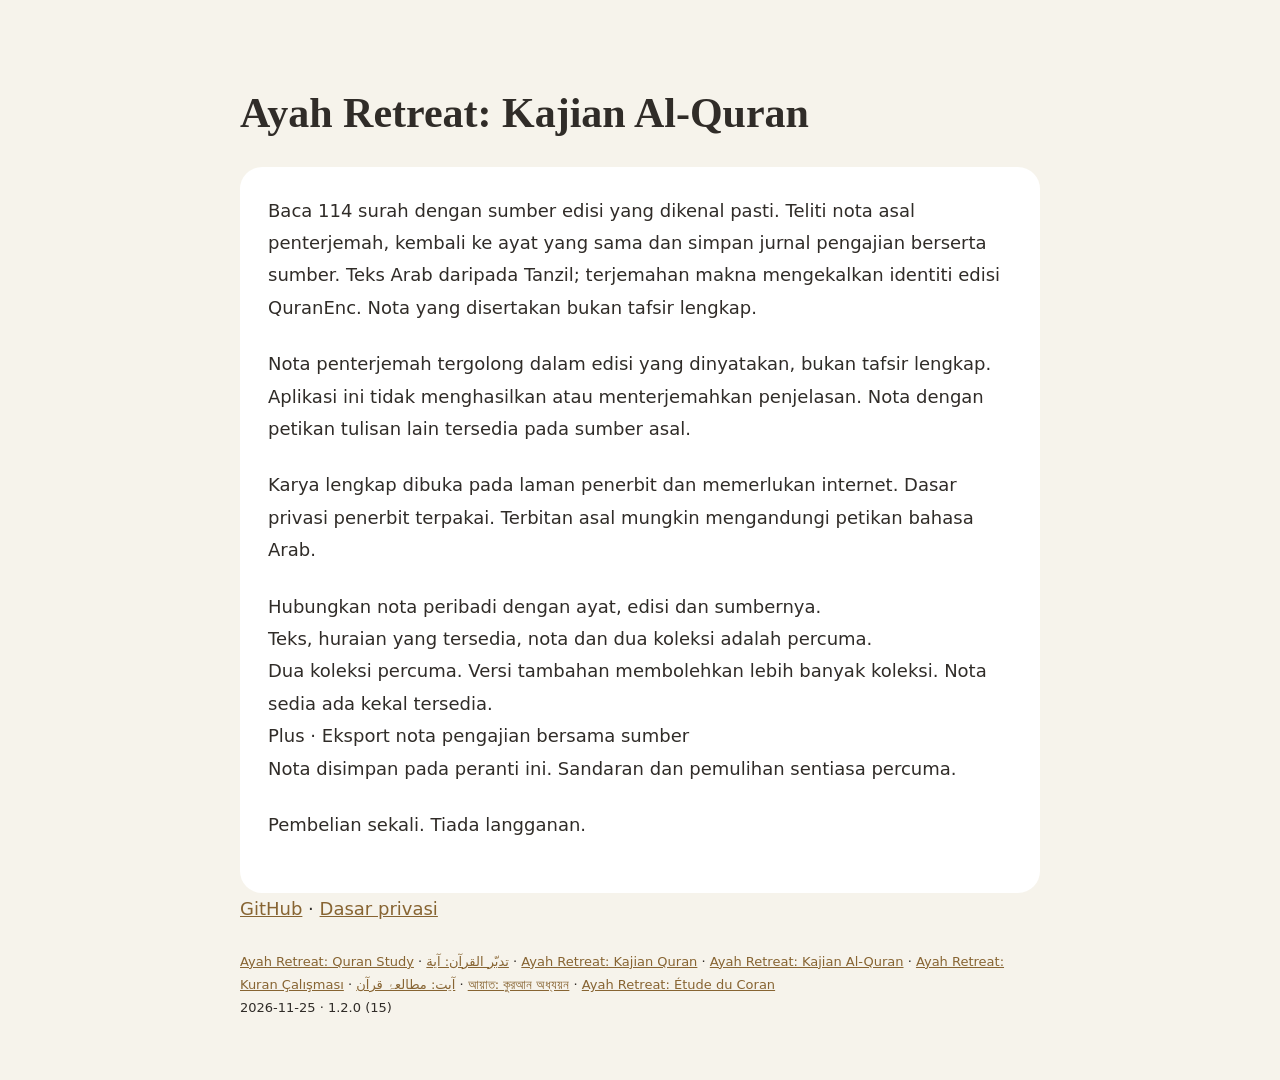
<file: support-ms.html>
<!doctype html><html lang="ms"><head><meta charset="utf-8"><meta name="viewport" content="width=device-width,initial-scale=1"><title>Ayah Retreat: Kajian Al-Quran</title><style>body{margin:0;background:#f6f3eb;color:#302c28;font:18px/1.8 system-ui}main{max-width:800px;margin:auto;padding:60px 24px}h1{font-family:Georgia,serif;line-height:1.2;font-size:42px}nav,footer{font-size:13px}a{color:#876432}section{background:white;padding:28px;border-radius:22px}p{margin:0 0 24px}</style></head><body><main><h1>Ayah Retreat: Kajian Al-Quran</h1><section><p>Baca 114 surah dengan sumber edisi yang dikenal pasti. Teliti nota asal penterjemah, kembali ke ayat yang sama dan simpan jurnal pengajian berserta sumber. Teks Arab daripada Tanzil; terjemahan makna mengekalkan identiti edisi QuranEnc. Nota yang disertakan bukan tafsir lengkap.</p><p>Nota penterjemah tergolong dalam edisi yang dinyatakan, bukan tafsir lengkap. Aplikasi ini tidak menghasilkan atau menterjemahkan penjelasan. Nota dengan petikan tulisan lain tersedia pada sumber asal.</p><p>Karya lengkap dibuka pada laman penerbit dan memerlukan internet. Dasar privasi penerbit terpakai. Terbitan asal mungkin mengandungi petikan bahasa Arab.</p><p>Hubungkan nota peribadi dengan ayat, edisi dan sumbernya.<br>Teks, huraian yang tersedia, nota dan dua koleksi adalah percuma.<br>Dua koleksi percuma. Versi tambahan membolehkan lebih banyak koleksi. Nota sedia ada kekal tersedia.<br>Plus · Eksport nota pengajian bersama sumber<br>Nota disimpan pada peranti ini. Sandaran dan pemulihan sentiasa percuma.</p><p>Pembelian sekali. Tiada langganan.</p></section><p><a href="https://github.com/wanwanyahoo/ayah-retreat-support/issues/new">GitHub</a> · <a href="privacy.html">Dasar privasi</a></p><nav><a href="index.html">Ayah Retreat: Quran Study</a> · <a href="support-ar-SA.html">تدبّر القرآن: آية</a> · <a href="support-id.html">Ayah Retreat: Kajian Quran</a> · <a href="support-ms.html">Ayah Retreat: Kajian Al-Quran</a> · <a href="support-tr.html">Ayah Retreat: Kuran Çalışması</a> · <a href="support-ur-PK.html">آیت: مطالعۂ قرآن</a> · <a href="support-bn-BD.html">আয়াত: কুরআন অধ্যয়ন</a> · <a href="support-fr-FR.html">Ayah Retreat: Étude du Coran</a></nav><footer>2026-11-25 · 1.2.0 (15)</footer></main></body></html>
</file>
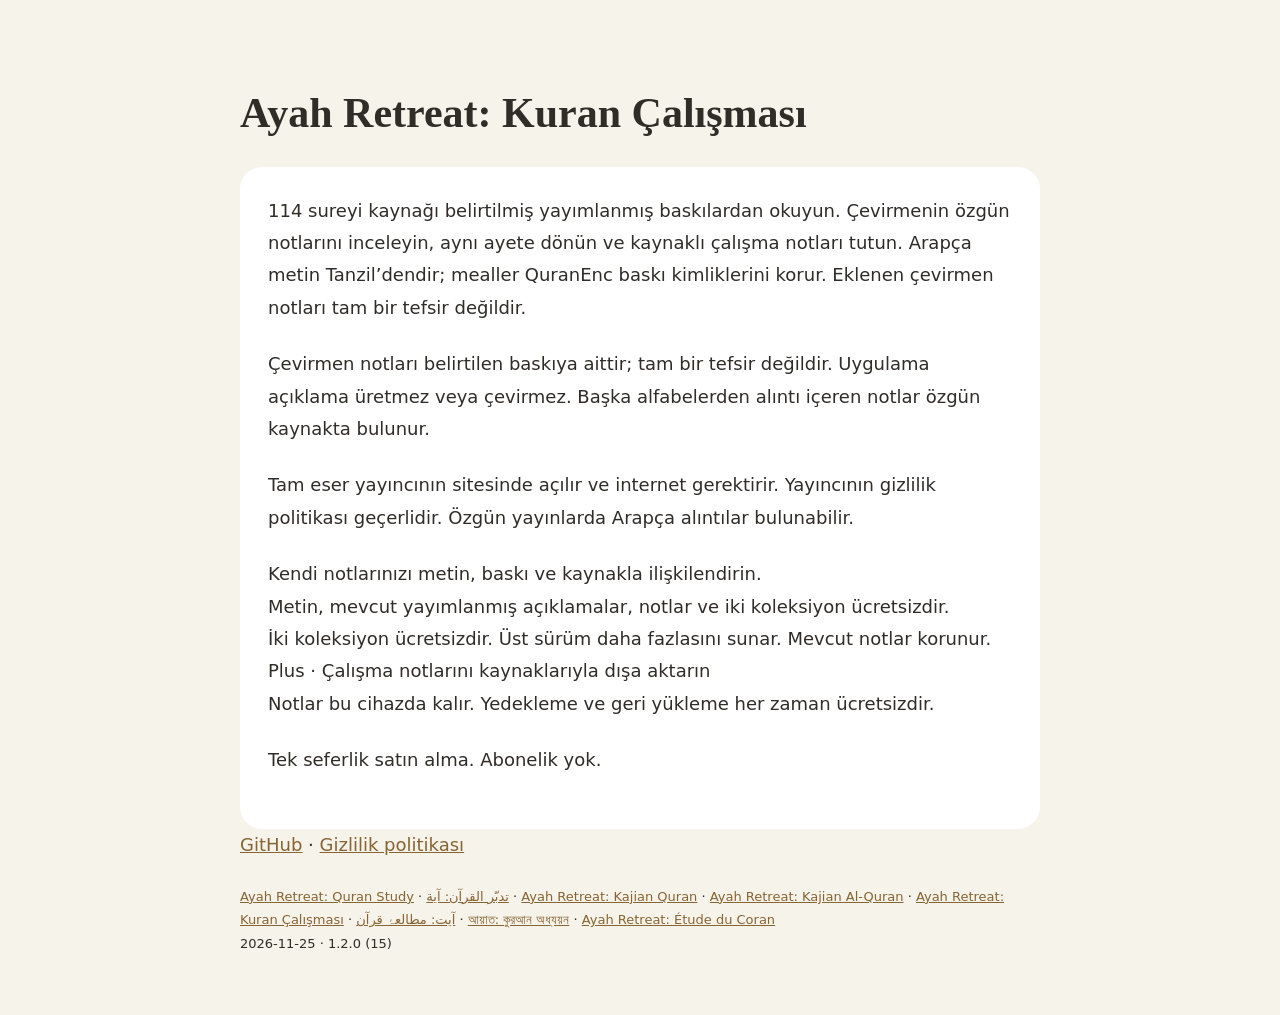
<file: support-tr.html>
<!doctype html><html lang="tr"><head><meta charset="utf-8"><meta name="viewport" content="width=device-width,initial-scale=1"><title>Ayah Retreat: Kuran Çalışması</title><style>body{margin:0;background:#f6f3eb;color:#302c28;font:18px/1.8 system-ui}main{max-width:800px;margin:auto;padding:60px 24px}h1{font-family:Georgia,serif;line-height:1.2;font-size:42px}nav,footer{font-size:13px}a{color:#876432}section{background:white;padding:28px;border-radius:22px}p{margin:0 0 24px}</style></head><body><main><h1>Ayah Retreat: Kuran Çalışması</h1><section><p>114 sureyi kaynağı belirtilmiş yayımlanmış baskılardan okuyun. Çevirmenin özgün notlarını inceleyin, aynı ayete dönün ve kaynaklı çalışma notları tutun. Arapça metin Tanzil’dendir; mealler QuranEnc baskı kimliklerini korur. Eklenen çevirmen notları tam bir tefsir değildir.</p><p>Çevirmen notları belirtilen baskıya aittir; tam bir tefsir değildir. Uygulama açıklama üretmez veya çevirmez. Başka alfabelerden alıntı içeren notlar özgün kaynakta bulunur.</p><p>Tam eser yayıncının sitesinde açılır ve internet gerektirir. Yayıncının gizlilik politikası geçerlidir. Özgün yayınlarda Arapça alıntılar bulunabilir.</p><p>Kendi notlarınızı metin, baskı ve kaynakla ilişkilendirin.<br>Metin, mevcut yayımlanmış açıklamalar, notlar ve iki koleksiyon ücretsizdir.<br>İki koleksiyon ücretsizdir. Üst sürüm daha fazlasını sunar. Mevcut notlar korunur.<br>Plus · Çalışma notlarını kaynaklarıyla dışa aktarın<br>Notlar bu cihazda kalır. Yedekleme ve geri yükleme her zaman ücretsizdir.</p><p>Tek seferlik satın alma. Abonelik yok.</p></section><p><a href="https://github.com/wanwanyahoo/ayah-retreat-support/issues/new">GitHub</a> · <a href="privacy.html">Gizlilik politikası</a></p><nav><a href="index.html">Ayah Retreat: Quran Study</a> · <a href="support-ar-SA.html">تدبّر القرآن: آية</a> · <a href="support-id.html">Ayah Retreat: Kajian Quran</a> · <a href="support-ms.html">Ayah Retreat: Kajian Al-Quran</a> · <a href="support-tr.html">Ayah Retreat: Kuran Çalışması</a> · <a href="support-ur-PK.html">آیت: مطالعۂ قرآن</a> · <a href="support-bn-BD.html">আয়াত: কুরআন অধ্যয়ন</a> · <a href="support-fr-FR.html">Ayah Retreat: Étude du Coran</a></nav><footer>2026-11-25 · 1.2.0 (15)</footer></main></body></html>
</file>
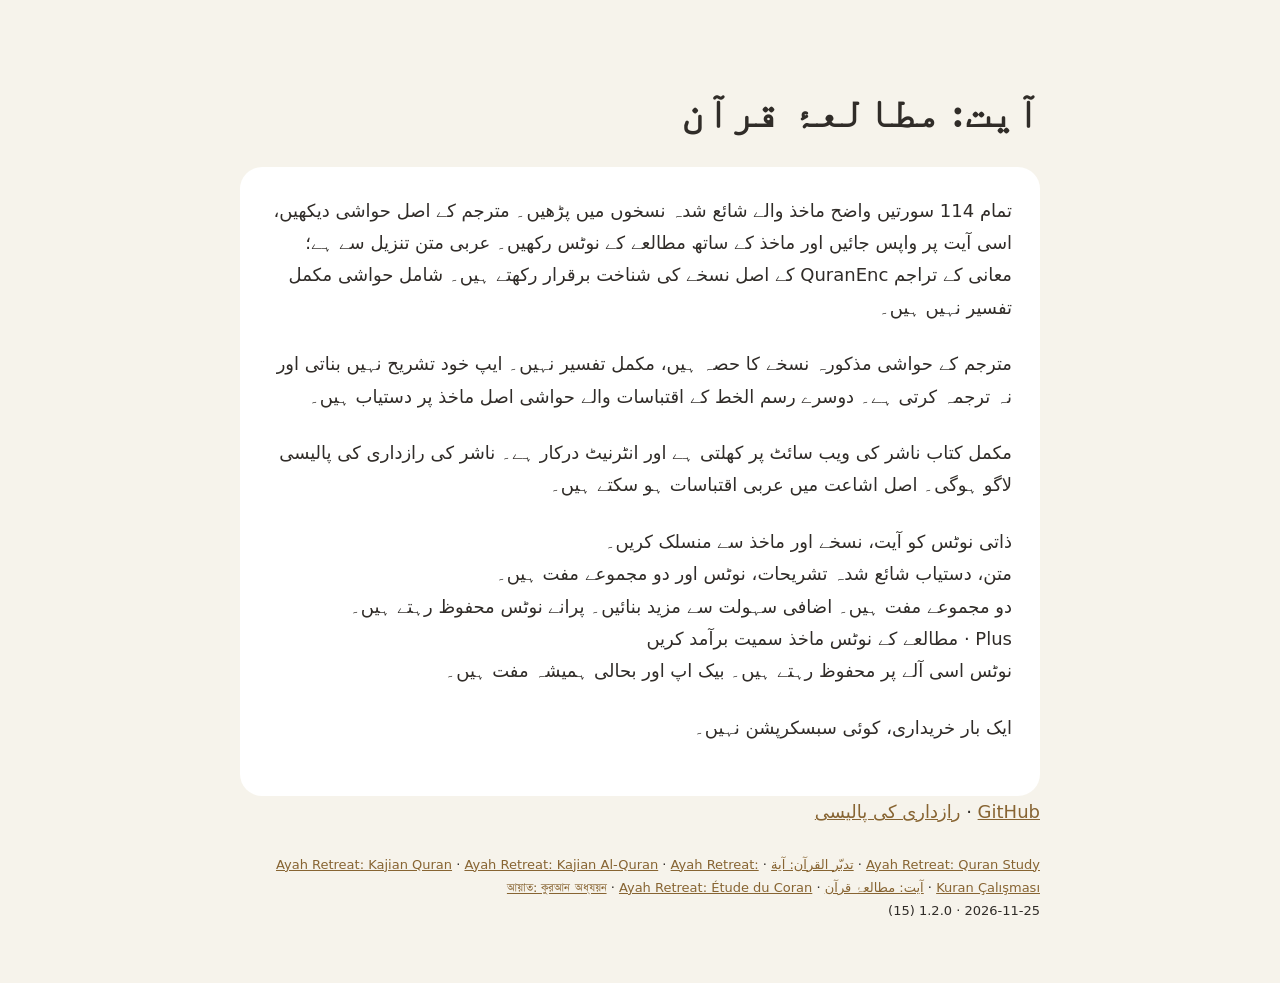
<file: support-ur-PK.html>
<!doctype html><html lang="ur" dir="rtl"><head><meta charset="utf-8"><meta name="viewport" content="width=device-width,initial-scale=1"><title>آیت: مطالعۂ قرآن</title><style>body{margin:0;background:#f6f3eb;color:#302c28;font:18px/1.8 system-ui}main{max-width:800px;margin:auto;padding:60px 24px}h1{font-family:Georgia,serif;line-height:1.2;font-size:42px}nav,footer{font-size:13px}a{color:#876432}section{background:white;padding:28px;border-radius:22px}p{margin:0 0 24px}</style></head><body><main><h1>آیت: مطالعۂ قرآن</h1><section><p>تمام 114 سورتیں واضح ماخذ والے شائع شدہ نسخوں میں پڑھیں۔ مترجم کے اصل حواشی دیکھیں، اسی آیت پر واپس جائیں اور ماخذ کے ساتھ مطالعے کے نوٹس رکھیں۔ عربی متن تنزیل سے ہے؛ معانی کے تراجم QuranEnc کے اصل نسخے کی شناخت برقرار رکھتے ہیں۔ شامل حواشی مکمل تفسیر نہیں ہیں۔</p><p>مترجم کے حواشی مذکورہ نسخے کا حصہ ہیں، مکمل تفسیر نہیں۔ ایپ خود تشریح نہیں بناتی اور نہ ترجمہ کرتی ہے۔ دوسرے رسم الخط کے اقتباسات والے حواشی اصل ماخذ پر دستیاب ہیں۔</p><p>مکمل کتاب ناشر کی ویب سائٹ پر کھلتی ہے اور انٹرنیٹ درکار ہے۔ ناشر کی رازداری کی پالیسی لاگو ہوگی۔ اصل اشاعت میں عربی اقتباسات ہو سکتے ہیں۔</p><p>ذاتی نوٹس کو آیت، نسخے اور ماخذ سے منسلک کریں۔<br>متن، دستیاب شائع شدہ تشریحات، نوٹس اور دو مجموعے مفت ہیں۔<br>دو مجموعے مفت ہیں۔ اضافی سہولت سے مزید بنائیں۔ پرانے نوٹس محفوظ رہتے ہیں۔<br>Plus · مطالعے کے نوٹس ماخذ سمیت برآمد کریں<br>نوٹس اسی آلے پر محفوظ رہتے ہیں۔ بیک اپ اور بحالی ہمیشہ مفت ہیں۔</p><p>ایک بار خریداری، کوئی سبسکرپشن نہیں۔</p></section><p><a href="https://github.com/wanwanyahoo/ayah-retreat-support/issues/new">GitHub</a> · <a href="privacy.html">رازداری کی پالیسی</a></p><nav><a href="index.html">Ayah Retreat: Quran Study</a> · <a href="support-ar-SA.html">تدبّر القرآن: آية</a> · <a href="support-id.html">Ayah Retreat: Kajian Quran</a> · <a href="support-ms.html">Ayah Retreat: Kajian Al-Quran</a> · <a href="support-tr.html">Ayah Retreat: Kuran Çalışması</a> · <a href="support-ur-PK.html">آیت: مطالعۂ قرآن</a> · <a href="support-bn-BD.html">আয়াত: কুরআন অধ্যয়ন</a> · <a href="support-fr-FR.html">Ayah Retreat: Étude du Coran</a></nav><footer>2026-11-25 · 1.2.0 (15)</footer></main></body></html>
</file>
<file: style.css>
*{box-sizing:border-box}body{margin:0;background:#f8f5ed;color:#29251f;font:17px/1.75 -apple-system,BlinkMacSystemFont,"Segoe UI",sans-serif}main{max-width:1040px;margin:auto;padding:48px 24px 80px}nav{display:flex;gap:24px;flex-wrap:wrap}a{color:#142c60;text-underline-offset:4px}header{display:grid;grid-template-columns:1fr 1fr;gap:40px;align-items:center;margin:55px 0}h1{font:clamp(40px,6vw,72px)/1.1 Georgia,serif;letter-spacing:-2px}h2{font:30px/1.3 Georgia,serif}h3{font-size:19px}img{width:100%;border-radius:28px;box-shadow:0 24px 60px #251a1829}section{padding:25px 0;border-top:1px solid #d8d0c0}.eyebrow{font-size:12px;letter-spacing:3px;text-transform:uppercase;color:#142c60}.cards{display:grid;grid-template-columns:repeat(3,1fr);gap:25px}article{background:#fffdf7;padding:24px;border-radius:20px}footer{font-size:13px;color:#655f55;margin-top:35px}@media(max-width:700px){header,.cards{grid-template-columns:1fr}header{gap:16px}main{padding-top:24px}h1{margin:24px 0}}
</file>
